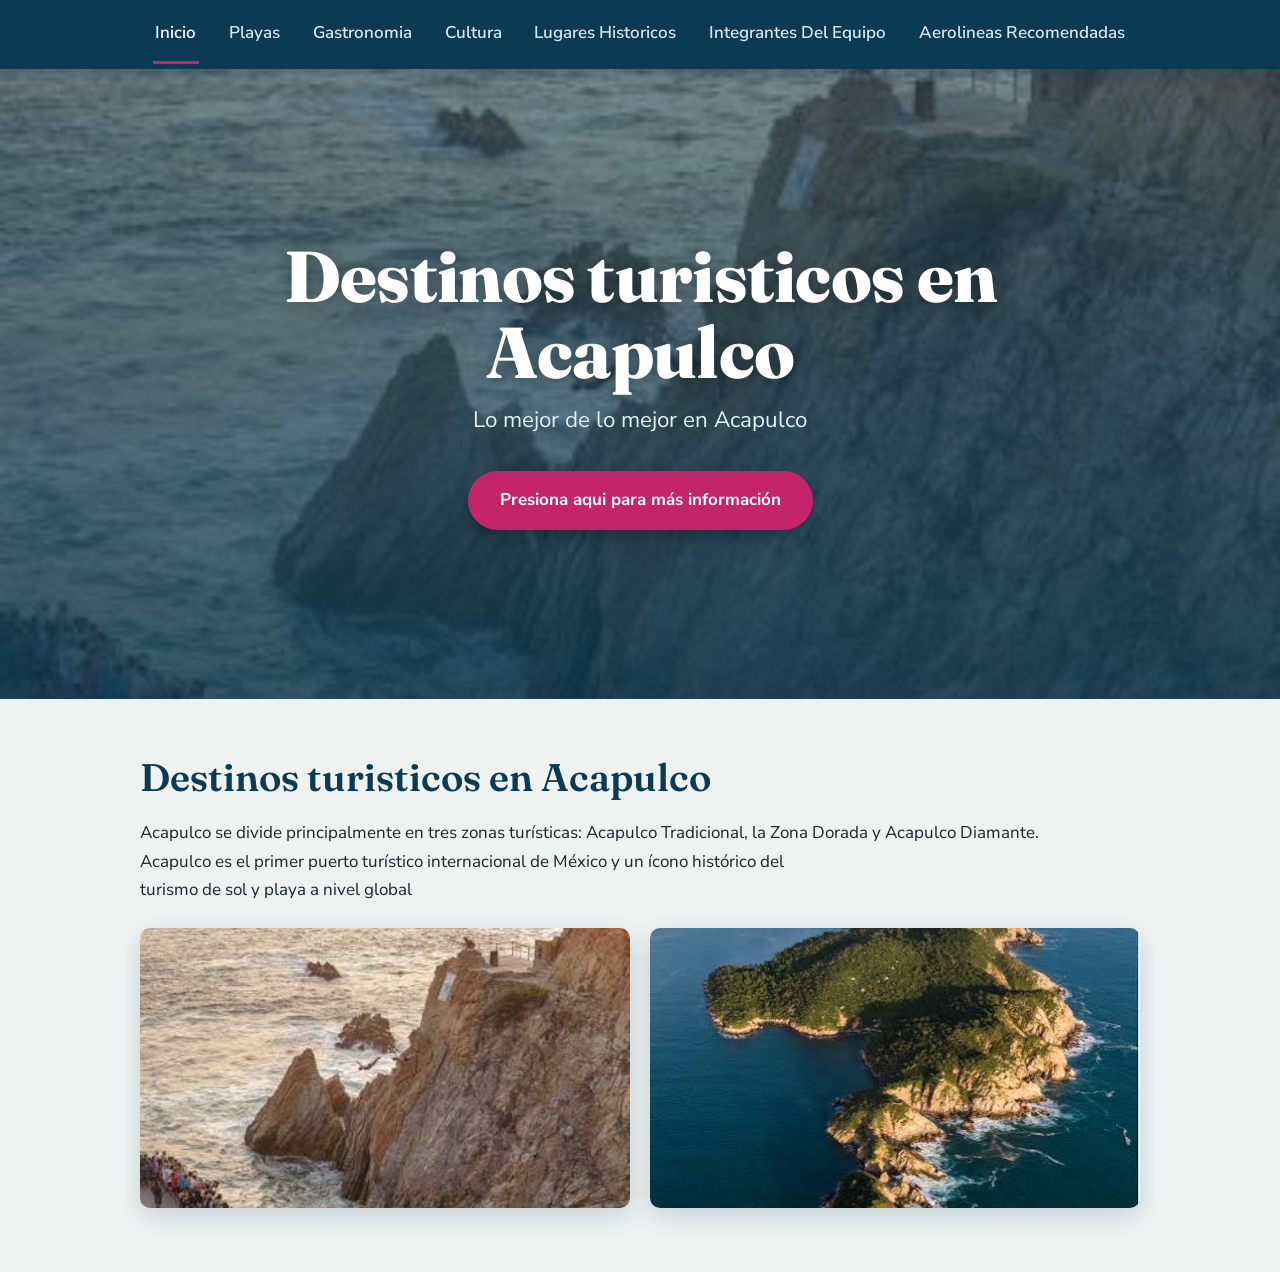
<file: Codigo_Base/index.html>
<!DOCTYPE html>
<html lang="es">
<head>
    <meta charset="UTF-8">
    <meta name="viewport" content="width=device-width, initial-scale=1.0">
    <link rel="stylesheet" href="style.css">
</head>
<body>

    <header>
        <div class="container">
            <nav>
                <ul>
                    <li><a href="index.html" class="active">Inicio</a></li>
                    <li><a href="Playas.html">Playas</a></li>
                    <li><a href="gastronomia.html">gastronomia</a></li>
                    <li><a href="cultura.html">cultura</a></li>
                    <li><a href="lugares historicos.html">lugares historicos</a></li>
                    <li><a href="integrantes del equipo.html">integrantes del equipo</a></li>
                    <li><a href="aerolineas recomendadas.html">aerolineas recomendadas</a></li>
                </ul>
            </nav>
        </div>
    </header>

    <main>
        <section class="hero">
            <h1>Destinos turisticos en Acapulco</Nav>
            </h1>
            <p>Lo mejor de lo mejor en Acapulco</p>
            <a href="Playas.html" class="cta-button">Presiona aqui para más información</a>
        </section>

        <div class="container">
            <section class="content-section">
                <h2>Destinos turisticos en Acapulco</h2>
                <h3></h3>Acapulco se divide principalmente en tres zonas turísticas: Acapulco Tradicional, la Zona Dorada y Acapulco Diamante.</h3>
                <p>Acapulco es el primer puerto turístico internacional de México y un ícono histórico del turismo de sol y playa a nivel global</p>
                <div class="image">
                <img src="images/la quebrada(portada).jpg" alt="La quebrada" height="200">
                <img src="images/la roqueta.jpg" alt="La roqueta" height="200">
                </div>
            </section>
        </div>
    </main>
</body>
</html>
</file>
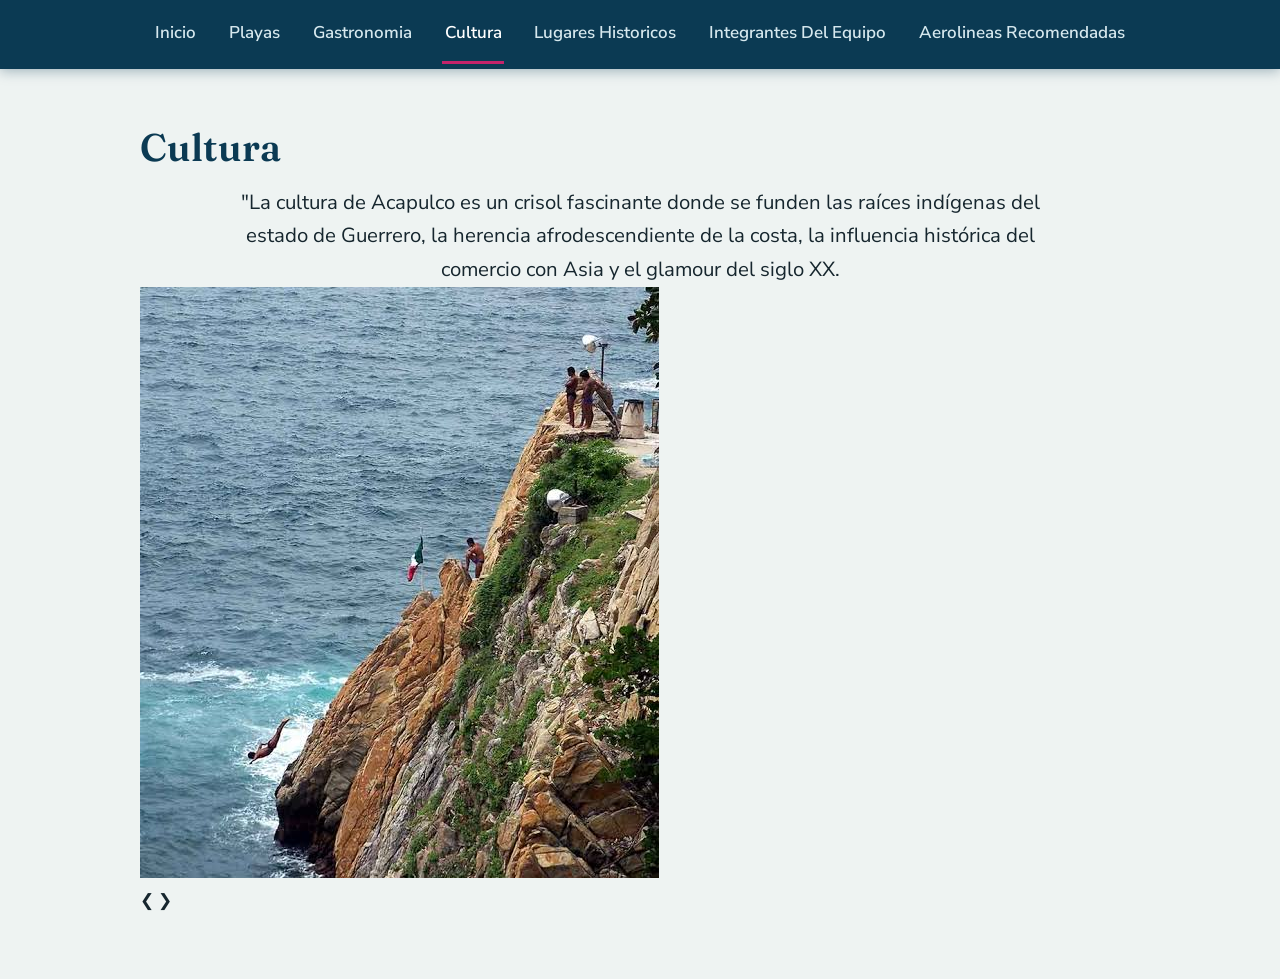
<file: Codigo_Base/cultura.html>
<!DOCTYPE html>
<html lang="es">
<head>
    <meta charset="UTF-8">
    <meta name="viewport" content="width=device-width, initial-scale=1.0">
    <title>Visión - Coffe Shop</title>
    <link rel="stylesheet" href="style.css">
</head>
<body>

    <header>
        <div class="container">
            <a href="index.html" class="logo"></a>
            <nav>
                <ul>
                    <li><a href="index.html">Inicio</a></li>
                    <li><a href="Playas.html">Playas</a></li>
                    <li><a href="gastronomia.html">Gastronomia</a></li>
                    <li><a href="cultura.html" class="active">cultura</a></li>
                    <li><a href="lugares historicos.html">lugares historicos</a></li>
                    <li><a href="integrantes del equipo.html">integrantes del equipo</a></li>
                    <li><a href="aerolineas recomendadas.html">aerolineas recomendadas</a></li>
                </ul>
            </nav>
        </div>
    </header>

    <main class="container">
        <section class="content-section">
            <h2>Cultura</h2>
            <p style="text-align: center; font-size: 1.2em; max-width: 800px; margin: 0 auto;">
                "La cultura de Acapulco es un crisol fascinante donde se funden las raíces indígenas del estado de Guerrero, la herencia afrodescendiente de la costa, la influencia histórica del comercio con Asia y el glamour del siglo XX.
            </p>
            <div class="carousel">
  <div class="slides fade">
    <img src="images/clavadismo en la quebrada(cultura).jpg" alt="clavadismo en la quebrada">
  </div>
  <div class="slides fade">
    <img src="images/danza de los diablos(cultura).jpg" alt="danza de los diablos">
  </div>
  <div class="slides fade">
    <img src="images/danza de los tlacololeros(cultura).jpg" alt="danza de los tlacololeros">
  </div>
  <div class="slides fade">
    <img src="images/artesanias acapulqueñas(cultura).jpg" alt="artesanias acapulqueñas">
  </div>
  <div class="slides fade">
    <img src="images/Exekatlkalli(cultura).jpg" alt="el mural de diego rivera">
  </div>

  <!-- Controles -->
  <a class="prev" onclick="plusSlides(-1)">&#10094;</a>
  <a class="next" onclick="plusSlides(1)">&#10095;</a>
</div>

<!-- Puntos indicadores -->
<div class="dots-container">
  <span class="dot" onclick="currentSlide(1)"></span>
  <span class="dot" onclick="currentSlide(2)"></span>
  <span class="dot" onclick="currentSlide(3)"></span>
  <span class="dot" onclick="currentSlide(4)"></span>
  <span class="dot" onclick="currentSlide(5)"></span>
</div>

<script>
let slideIndex = 0;
let slideTimer;

function showSlides() {
  const slides = document.getElementsByClassName("slides");
  const dots = document.getElementsByClassName("dot");

  for (let i = 0; i < slides.length; i++) {
    slides[i].style.display = "none";
  }
  slideIndex++;
  if (slideIndex > slides.length) { slideIndex = 1 }

  for (let i = 0; i < dots.length; i++) {
    dots[i].className = dots[i].className.replace(" active-dot", "");
  }

  slides[slideIndex-1].style.display = "block";
  dots[slideIndex-1].className += " active-dot";
  slideTimer = setTimeout(showSlides, 4000); // cada 4 segundos
}

function plusSlides(n) {
  clearTimeout(slideTimer);
  slideIndex += n - 1;
  showSlides();
}

function currentSlide(n) {
  clearTimeout(slideTimer);
  slideIndex = n - 1;
  showSlides();
}

document.addEventListener("DOMContentLoaded", showSlides);
</script>
        </section>
    </main>

</body>
</html>
</file>
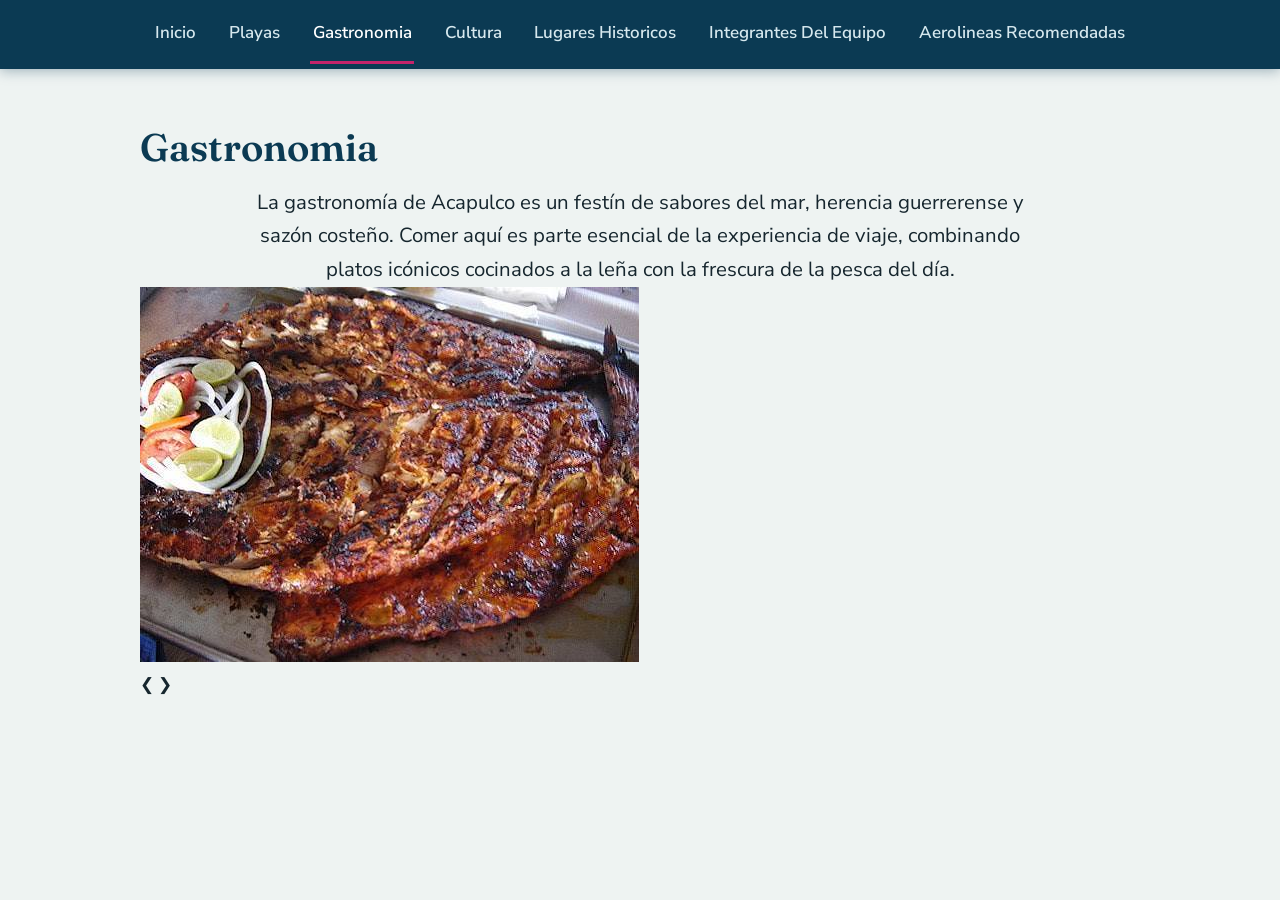
<file: Codigo_Base/gastronomia.html>
<!DOCTYPE html>
<html lang="es">
<head>
    <meta charset="UTF-8">
    <meta name="viewport" content="width=device-width, initial-scale=1.0">
    <link rel="stylesheet" href="style.css">
</head>
<body>

    <header>
        <div class="container">
            <a href="index.html" class="logo"></a>
            <nav>
                <ul>
                    <li><a href="index.html">Inicio</a></li>
                    <li><a href="Playas.html">Playas</a></li>
                    <li><a href="gastronomia.html" class="active">Gastronomia</a></li>
                    <li><a href="cultura.html">cultura</a></li>
                    <li><a href="lugares historicos.html">lugares historicos</a></li>                   
                    <li><a href="integrantes del equipo.html">integrantes del equipo</a></li>
                    <li><a href="aerolineas recomendadas.html">aerolineas recomendadas</a></li>
                </ul>
            </nav>
        </div>
    </header>

    <main class="container">
        <section class="content-section">
            <h2>Gastronomia</h2>
            <p style="text-align: center; font-size: 1.2em; max-width: 800px; margin: 0 auto;">
                La gastronomía de Acapulco es un festín de sabores del mar, herencia guerrerense y sazón costeño. Comer aquí es parte esencial de la experiencia de viaje, combinando platos icónicos cocinados a la leña con la frescura de la pesca del día.
            </p>

            <div class="carousel">
  <div class="slides fade">
    <img src="images/pescado a la talla (gastronomia).jpg" alt="pescado a la talla">
  </div>
  <div class="slides fade">
    <img src="images/ceviche acapulco(gastronomia).jpg" alt="ceviche muy rico">
  </div>
  <div class="slides fade">
    <img src="images/vuelve a la vida(gastronomia).jpg" alt="platillo de mariscos muy rico">
  </div>
  <div class="slides fade">
    <img src="images/pozole acapulco (gastronomia).jpg" alt="pozolito bien rico yami yam">
  </div>
  <div class="slides fade">
    <img src="images/chilate(gastronomia).jpg" alt="chilate">
  </div>

  <!-- Controles -->
  <a class="prev" onclick="plusSlides(-1)">&#10094;</a>
  <a class="next" onclick="plusSlides(1)">&#10095;</a>
</div>

<!-- Puntos indicadores -->
<div class="dots-container">
  <span class="dot" onclick="currentSlide(1)"></span>
  <span class="dot" onclick="currentSlide(2)"></span>
  <span class="dot" onclick="currentSlide(3)"></span>
  <span class="dot" onclick="currentSlide(4)"></span>
  <span class="dot" onclick="currentSlide(5)"></span>
</div>

<script>
let slideIndex = 0;
let slideTimer;

function showSlides() {
  const slides = document.getElementsByClassName("slides");
  const dots = document.getElementsByClassName("dot");

  for (let i = 0; i < slides.length; i++) {
    slides[i].style.display = "none";
  }
  slideIndex++;
  if (slideIndex > slides.length) { slideIndex = 1 }

  for (let i = 0; i < dots.length; i++) {
    dots[i].className = dots[i].className.replace(" active-dot", "");
  }

  slides[slideIndex-1].style.display = "block";
  dots[slideIndex-1].className += " active-dot";
  slideTimer = setTimeout(showSlides, 4000); // cada 4 segundos
}

function plusSlides(n) {
  clearTimeout(slideTimer);
  slideIndex += n - 1;
  showSlides();
}

function currentSlide(n) {
  clearTimeout(slideTimer);
  slideIndex = n - 1;
  showSlides();
}

document.addEventListener("DOMContentLoaded", showSlides);
</script>


        </section>
    </main>

</body>
</html>
</file>
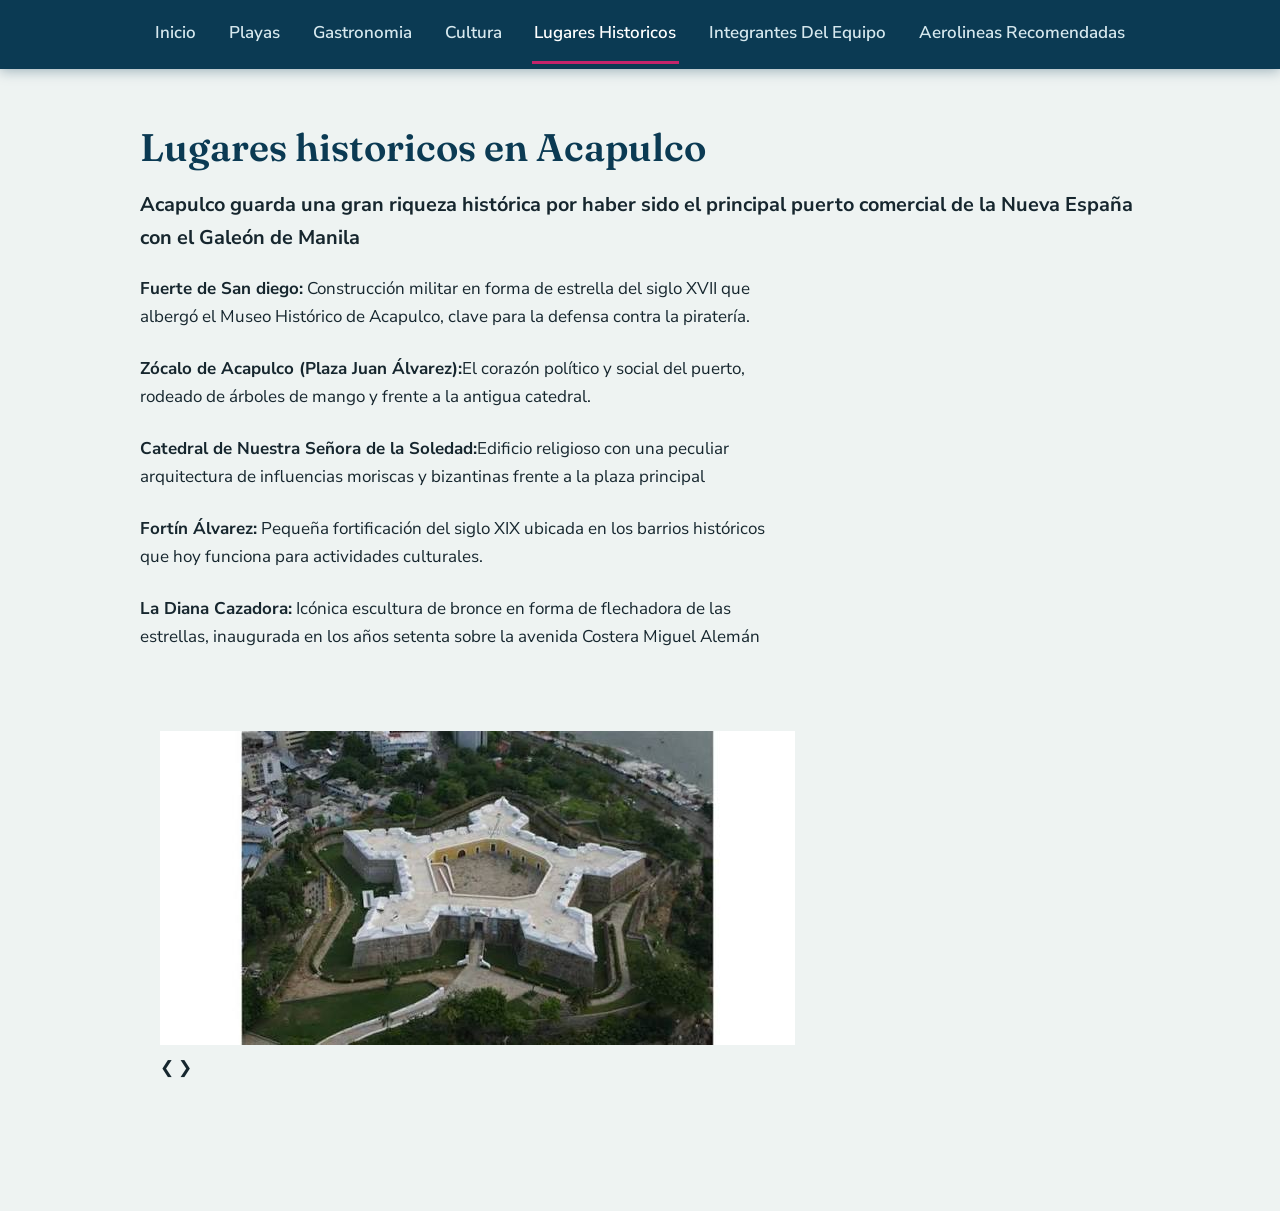
<file: Codigo_Base/lugares historicos.html>
<!DOCTYPE html>
<html lang="es">
<head>
    <meta charset="UTF-8">
    <meta name="viewport" content="width=device-width, initial-scale=1.0">
    <title>lugares-historicos</title>
    <link rel="stylesheet" href="style.css">
</head>
<body>

    <header>
        <div class="container">
            <nav>
                <ul>
                    <li><a href="index.html">Inicio</a></li>
                    <li><a href="Playas.html">Playas</a></li>
                    <li><a href="gastronomia.html">Gastronomia</a></li>
                    <li><a href="cultura.html">cultura</a></li>
                    <li><a href="lugares historicos.html" class="active">lugares historicos</a></li> 
                    <li><a href="integrantes del equipo.html">integrantes del equipo</a></li>
                    <li><a href="aerolineas recomendadas.html">aerolineas recomendadas</a></li>
                </ul>
            </nav>
        </div>
    </header>

    <main class="container">
        <section class="content-section contacto">
            <h2>Lugares historicos en Acapulco</h2>
            <div class="content-flex">
                <div class="text">
                    <h3>Acapulco guarda una gran riqueza histórica por haber sido el principal puerto comercial de la Nueva España con el Galeón de Manila</h3>
                    <p>
                        <strong>Fuerte de San diego:</strong> Construcción militar en forma de estrella del siglo XVII que albergó el Museo Histórico de Acapulco, clave para la defensa contra la piratería.
                    </p>
                    <p>
                        <strong>Zócalo de Acapulco (Plaza Juan Álvarez):</strong>El corazón político y social del puerto, rodeado de árboles de mango y frente a la antigua catedral.
                    </p>
                    <p>
                    <strong>Catedral de Nuestra Señora de la Soledad:</strong>Edificio religioso con una peculiar arquitectura de influencias moriscas y bizantinas frente a la plaza principal
                    </p>
                    <p>
                        <strong>Fortín Álvarez:</strong> Pequeña fortificación del siglo XIX ubicada en los barrios históricos que hoy funciona para actividades culturales.
                    </p>
                    <p>
                        <strong>La Diana Cazadora:</strong> Icónica escultura de bronce en forma de flechadora de las estrellas, inaugurada en los años setenta sobre la avenida Costera Miguel Alemán
                    </p>
                </div>
                    <main class="container">
        <section class="content-section">
            <div class="carousel">
  <div class="slides fade">
    <img src="images/fuerte de san diego.jpg" alt="fuerte de san diego">
  </div>
  <div class="slides fade">
    <img src="images/catedral acapulco.jpg" alt="catedral de nuestra señora de la Soledad">
  </div>
  <div class="slides fade">
    <img src="images/fortin alvarez.jpg" alt="fortin alvarez">
  </div>
  <div class="slides fade">
    <img src="images/la diana cazadora.jpg" alt="la diana cazadora">
  </div>

  <!-- Controles -->
  <a class="prev" onclick="plusSlides(-1)">&#10094;</a>
  <a class="next" onclick="plusSlides(1)">&#10095;</a>
</div>

<!-- Puntos indicadores -->
<div class="dots-container">
  <span class="dot" onclick="currentSlide(1)"></span>
  <span class="dot" onclick="currentSlide(2)"></span>
  <span class="dot" onclick="currentSlide(3)"></span>
  <span class="dot" onclick="currentSlide(4)"></span>
  <span class="dot" onclick="currentSlide(5)"></span>
</div>

<script>
let slideIndex = 0;
let slideTimer;

function showSlides() {
  const slides = document.getElementsByClassName("slides");
  const dots = document.getElementsByClassName("dot");

  for (let i = 0; i < slides.length; i++) {
    slides[i].style.display = "none";
  }
  slideIndex++;
  if (slideIndex > slides.length) { slideIndex = 1 }

  for (let i = 0; i < dots.length; i++) {
    dots[i].className = dots[i].className.replace(" active-dot", "");
  }

  slides[slideIndex-1].style.display = "block";
  dots[slideIndex-1].className += " active-dot";
  slideTimer = setTimeout(showSlides, 4000); // cada 4 segundos
}

function plusSlides(n) {
  clearTimeout(slideTimer);
  slideIndex += n - 1;
  showSlides();
}

function currentSlide(n) {
  clearTimeout(slideTimer);
  slideIndex = n - 1;
  showSlides();
}

document.addEventListener("DOMContentLoaded", showSlides);
</script>
        </section>
    </main>
            </div>
        </section>
    </main>
</body>
</html>
</file>
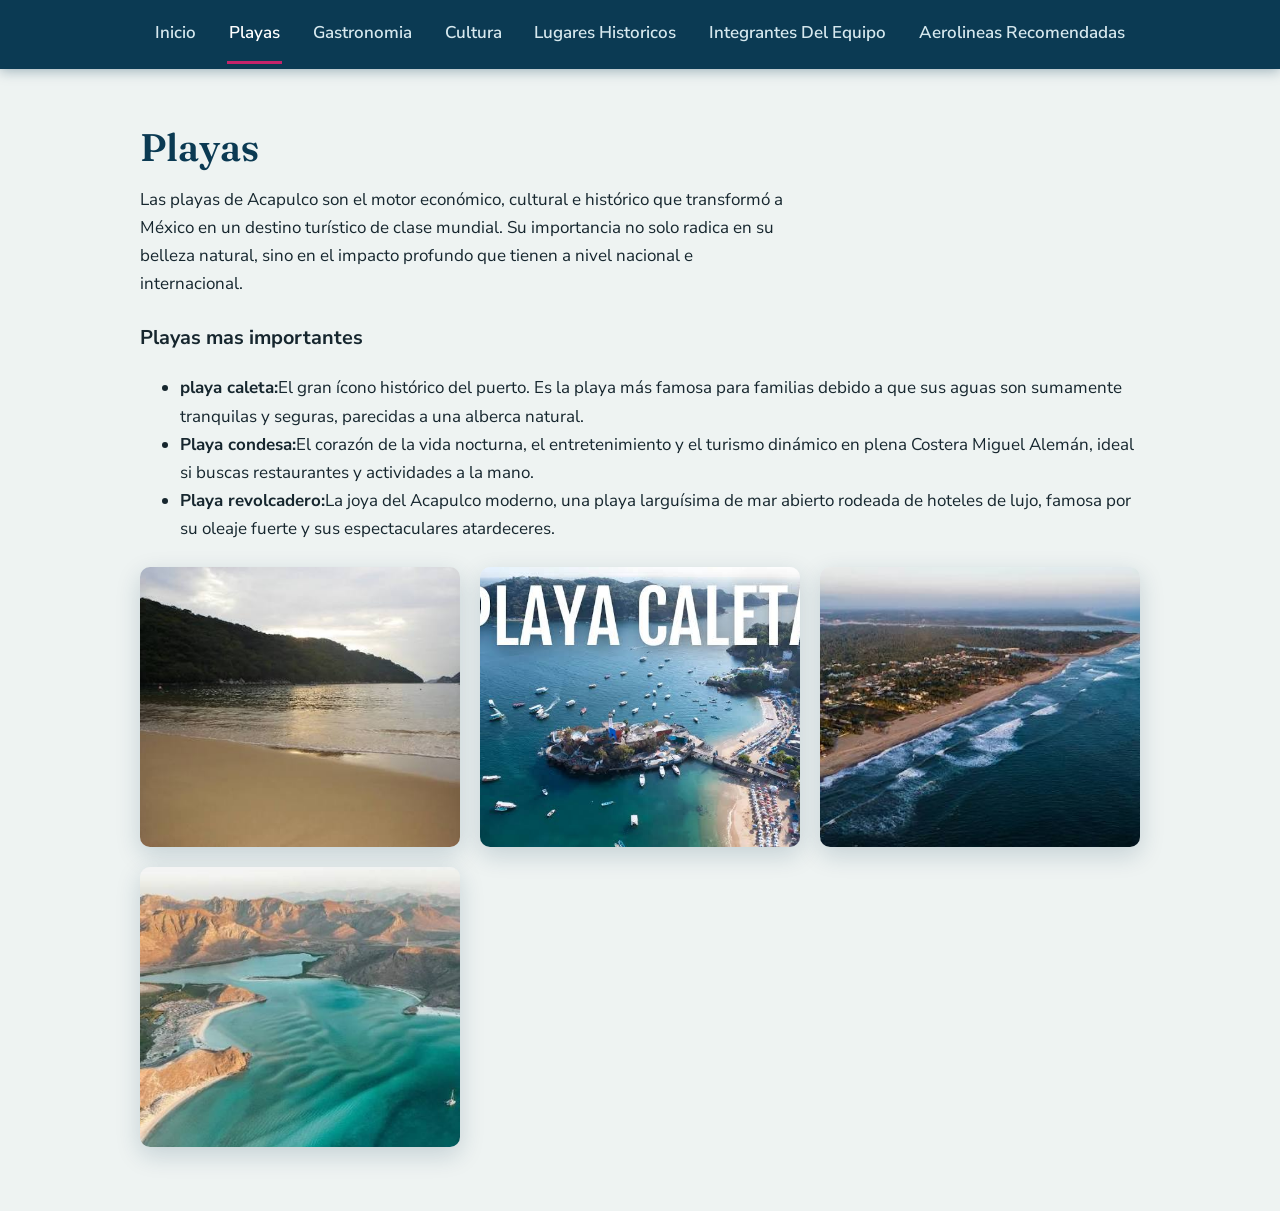
<file: Codigo_Base/Playas.html>
<!DOCTYPE html>
<html lang="es">
<head>
    <meta charset="UTF-8">
    <meta name="viewport" content="width=device-width, initial-scale=1.0">
    <link rel="stylesheet" href="style.css">
</head>
<body>

    <header>
        <div class="container">
            <nav>
                <ul>
                    <li><a href="index.html">Inicio</a></li>
                    <li><a href="Playas.html" class="active">Playas</a></li>
                    <li><a href="gastronomia.html">gastronomia</a></li>
                    <li><a href="cultura.html">cultura</a></li>
                    <li><a href="lugares historicos.html">lugares historicos</a></li>
                    <li><a href="integrantes del equipo.html">integrantes del equipo</a></li>
                    <li><a href="aerolineas recomendadas.html">aerolineas recomendadas</a></li>
                </ul>
            </nav>
        </div>
    </header>

    <main class="container">
        <section class="content-section">
            <h2>Playas</h2>
            <div class="content-flex">
                <div class="text">
                    <p>
                        Las playas de Acapulco son el motor económico, cultural e histórico que transformó a México en un destino turístico de clase mundial. Su importancia no solo radica en su belleza natural, sino en el impacto profundo que tienen a nivel nacional e internacional.
                    </p>
                    <h3>Playas mas importantes</h3>
                    <ul>
                        <li><strong>playa caleta:</strong>El gran ícono histórico del puerto. Es la playa más famosa para familias debido a que sus aguas son sumamente tranquilas y seguras, parecidas a una alberca natural. </li>
                        <li><strong>Playa condesa:</strong>El corazón de la vida nocturna, el entretenimiento y el turismo dinámico en plena Costera Miguel Alemán, ideal si buscas restaurantes y actividades a la mano.  </li>
                        <li><strong>Playa revolcadero:</strong>La joya del Acapulco moderno, una playa larguísima de mar abierto rodeada de hoteles de lujo, famosa por su oleaje fuerte y sus espectaculares atardeceres.</li>
                    </ul>
                </div>
                <div class="image">
                    <img src="images/mahagual (playa).jpg" alt="hermosa playa de mahagual" height="200">
                    <img src="images/caleta (playas).jpg" alt="caleta" height="200">
                    <img src="images/barra vieja(playas).jpg" alt="barra vieja" height="200">
                    <img src="images/pichilingue(playa).jpg" alt="playa pichilingue" height="200">
                </div>
            </div>
        </section>
    </main>

</body>
</html>
</file>
<file: Codigo_Base/style.css>
@import url("https://fonts.googleapis.com/css2?family=Fraunces:opsz,wght@9..144,600;9..144,800&family=Nunito+Sans:wght@400;600;700&display=swap");

:root {
    --oceano: #0b3a53;        /* azul profundo del Pacífico */
    --mar: #1a7f95;           /* turquesa de la bahía */
    --buganvilia: #c4246a;    /* acento: botones y enlace activo */
    --buganvilia-oscuro: #9e1a54;
    --arena: #eef3f2;         /* fondo general, blanco frío */
    --tinta: #16262e;         /* texto */
    --blanco: #ffffff;

    --fuente-titulos: "Fraunces", Georgia, "Times New Roman", serif;
    --fuente-texto: "Nunito Sans", "Segoe UI", Arial, sans-serif;

    --ancho: 1040px;
}

/* ---------- Base ---------- */
*,
*::before,
*::after {
    box-sizing: border-box;
}

html {
    scroll-behavior: smooth;
}

body {
    margin: 0;
    font-family: var(--fuente-texto);
    font-size: 1.0625rem;
    line-height: 1.65;
    color: var(--tinta);
    background: var(--arena);
}

.integrantes {
    text-align: center;
    padding: 40px 20px;
}

.integrantes h2 {
    font-size: 30px;
    color: #087e8b;
}

.contenedor-integrantes {
    display: grid;
    grid-template-columns: repeat(3, 1fr);
    gap: 25px;
    max-width: 1000px;
    margin: 30px auto;
}

.integrante {
    background-color: #eafafa;
    padding: 20px;
    border-radius: 15px;
    box-shadow: 0 4px 10px rgba(0,0,0,0.15);
}

.integrante img {
    width: 130px;
    height: 130px;
    border-radius: 50%;
    object-fit: cover;
}

.integrante h3 {
    color: #087e8b;
}

.integrante p {
    color: #333;
}

/* Adaptación para celulares */
@media (max-width: 700px) {
    .contenedor-integrantes {
        grid-template-columns: repeat(2, 1fr);
    }
}

@media (max-width: 450px) {
    .contenedor-integrantes {
        grid-template-columns: 1fr;
    }
}

.container {
    width: 100%;
    max-width: var(--ancho);
    margin: 0 auto;
    padding: 0 1.25rem;
}

a:focus-visible {
    outline: 3px solid var(--buganvilia);
    outline-offset: 3px;
}

/* ---------- Navegación ---------- */
header {
    position: sticky;
    top: 0;
    z-index: 10;
    background: var(--oceano);
    box-shadow: 0 2px 12px rgba(11, 58, 83, 0.35);
}

nav ul {
    display: flex;
    flex-wrap: wrap;
    justify-content: center;
    gap: 0.25rem 1.75rem;
    margin: 0;
    padding: 0.35rem 0;
    list-style: none;
}

nav a {
    display: block;
    padding: 0.85rem 0.15rem;
    color: #d6e8ee;
    font-weight: 600;
    text-decoration: none;
    text-transform: capitalize;
    border-bottom: 3px solid transparent;
    transition: color 0.2s, border-color 0.2s;
}

nav a:hover {
    color: var(--blanco);
    border-bottom-color: var(--mar);
}

nav a.active {
    color: var(--blanco);
    border-bottom-color: var(--buganvilia);
}

nav a:focus-visible {
    outline-color: var(--blanco);
}

/* ---------- Hero ---------- */
.hero {
    display: flex;
    flex-direction: column;
    align-items: center;
    justify-content: center;
    min-height: 70vh;
    padding: 4rem 1.25rem;
    text-align: center;
    color: var(--blanco);
    background:
        linear-gradient(180deg, rgba(11, 58, 83, 0.55) 0%, rgba(11, 58, 83, 0.8) 100%),
        url("images/la quebrada(portada).jpg") center / cover no-repeat,
        var(--oceano);
}

.hero h1 {
    margin: 0 0 0.75rem;
    max-width: 16ch;
    font-family: var(--fuente-titulos);
    font-weight: 800;
    font-size: clamp(2.4rem, 7vw, 4.5rem);
    line-height: 1.05;
    letter-spacing: -0.01em;
    text-shadow: 0 2px 18px rgba(0, 0, 0, 0.35);
}

.hero p {
    margin: 0 0 2rem;
    font-size: clamp(1.1rem, 2.5vw, 1.4rem);
    color: #e3f0f4;
}

.cta-button {
    display: inline-block;
    padding: 0.95rem 2rem;
    background: var(--buganvilia);
    color: var(--blanco);
    font-weight: 700;
    text-decoration: none;
    border-radius: 999px;
    box-shadow: 0 6px 18px rgba(0, 0, 0, 0.3);
    transition: background 0.2s, transform 0.2s;
}

.cta-button:hover {
    background: var(--buganvilia-oscuro);
    transform: translateY(-2px);
}

.cta-button:focus-visible {
    outline-color: var(--blanco);
}

/* ---------- Contenido ---------- */
.content-section {
    padding: 3.5rem 0 4rem;
}

.content-section h2 {
    margin: 0 0 1rem;
    font-family: var(--fuente-titulos);
    font-weight: 600;
    font-size: clamp(1.7rem, 4vw, 2.4rem);
    line-height: 1.15;
    color: var(--oceano);
}

.content-section p {
    max-width: 65ch;
    margin: 0 0 1.5rem;
}


.image {
    display: grid;
    grid-template-columns: repeat(auto-fit, minmax(260px, 1fr));
    gap: 1.25rem;
    margin-top: 1.5rem;
}

.image img {
    display: block;
    width: 100%;
    height: 280px;          
    object-fit: cover;
    border-radius: 10px;
    box-shadow: 0 8px 24px rgba(11, 58, 83, 0.18);
}

/* ---------- Celular ---------- */
@media (max-width: 600px) {
    nav ul {
        gap: 0 1.1rem;
    }

    nav a {
        padding: 0.7rem 0.1rem;
        font-size: 0.95rem;
    }

    .hero {
        min-height: 60vh;
    }

    .image img {
        height: 220px;
    }
}

@media (prefers-reduced-motion: reduce) {
    html {
        scroll-behavior: auto;
    }

    .cta-button,
    nav a {
        transition: none;
    }
}


#aerolineas {
    padding: 25px;
    line-height: 1.7;
}

#aerolineas h2 {
    color: #087e8b;
    text-align: center;
}

#aerolineas h3 {
    color: #087e8b;
    margin-top: 25px;
}

#aerolineas ol {
    padding-left: 30px;
}

#aerolineas li {
    margin-bottom: 15px;
}

#aerolineas li h4 {
    color: #086788;
    margin-bottom: 5px;
}

#aerolineas p {
    text-align: justify;
}
</file>
